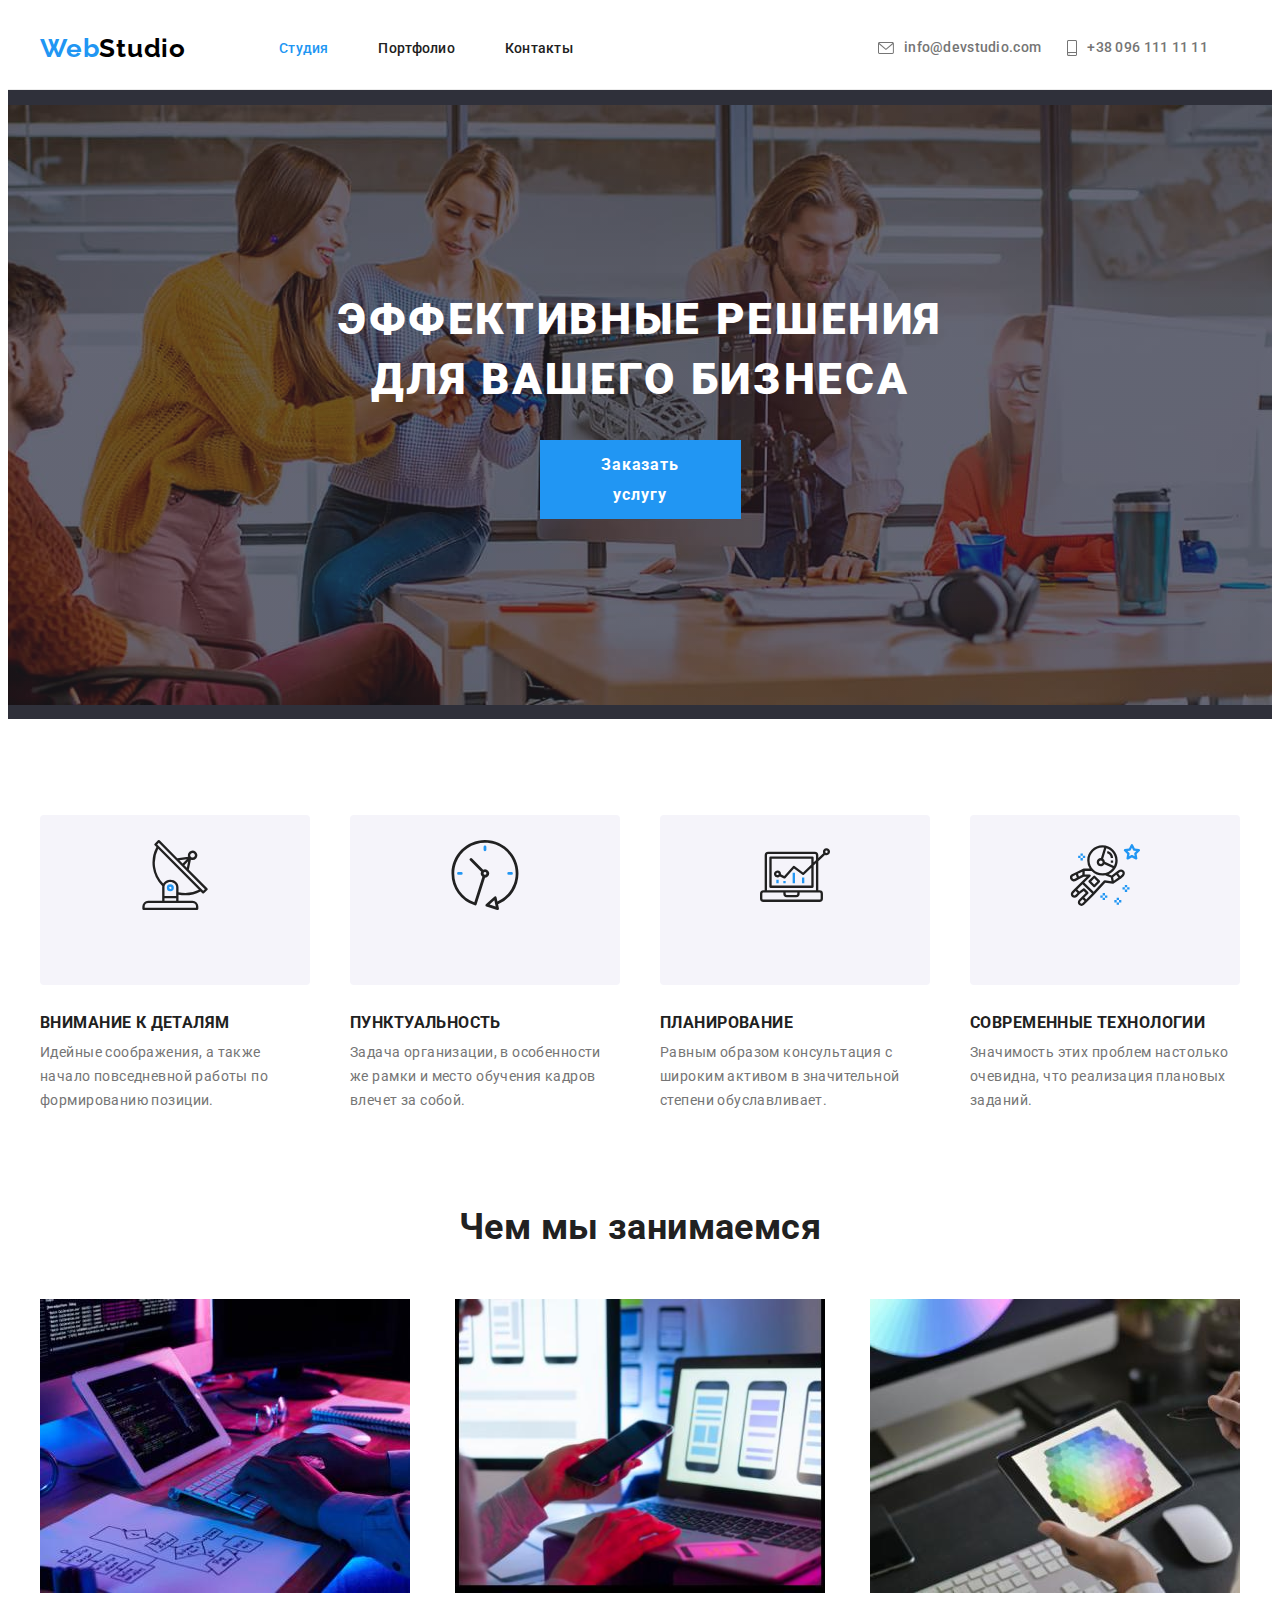
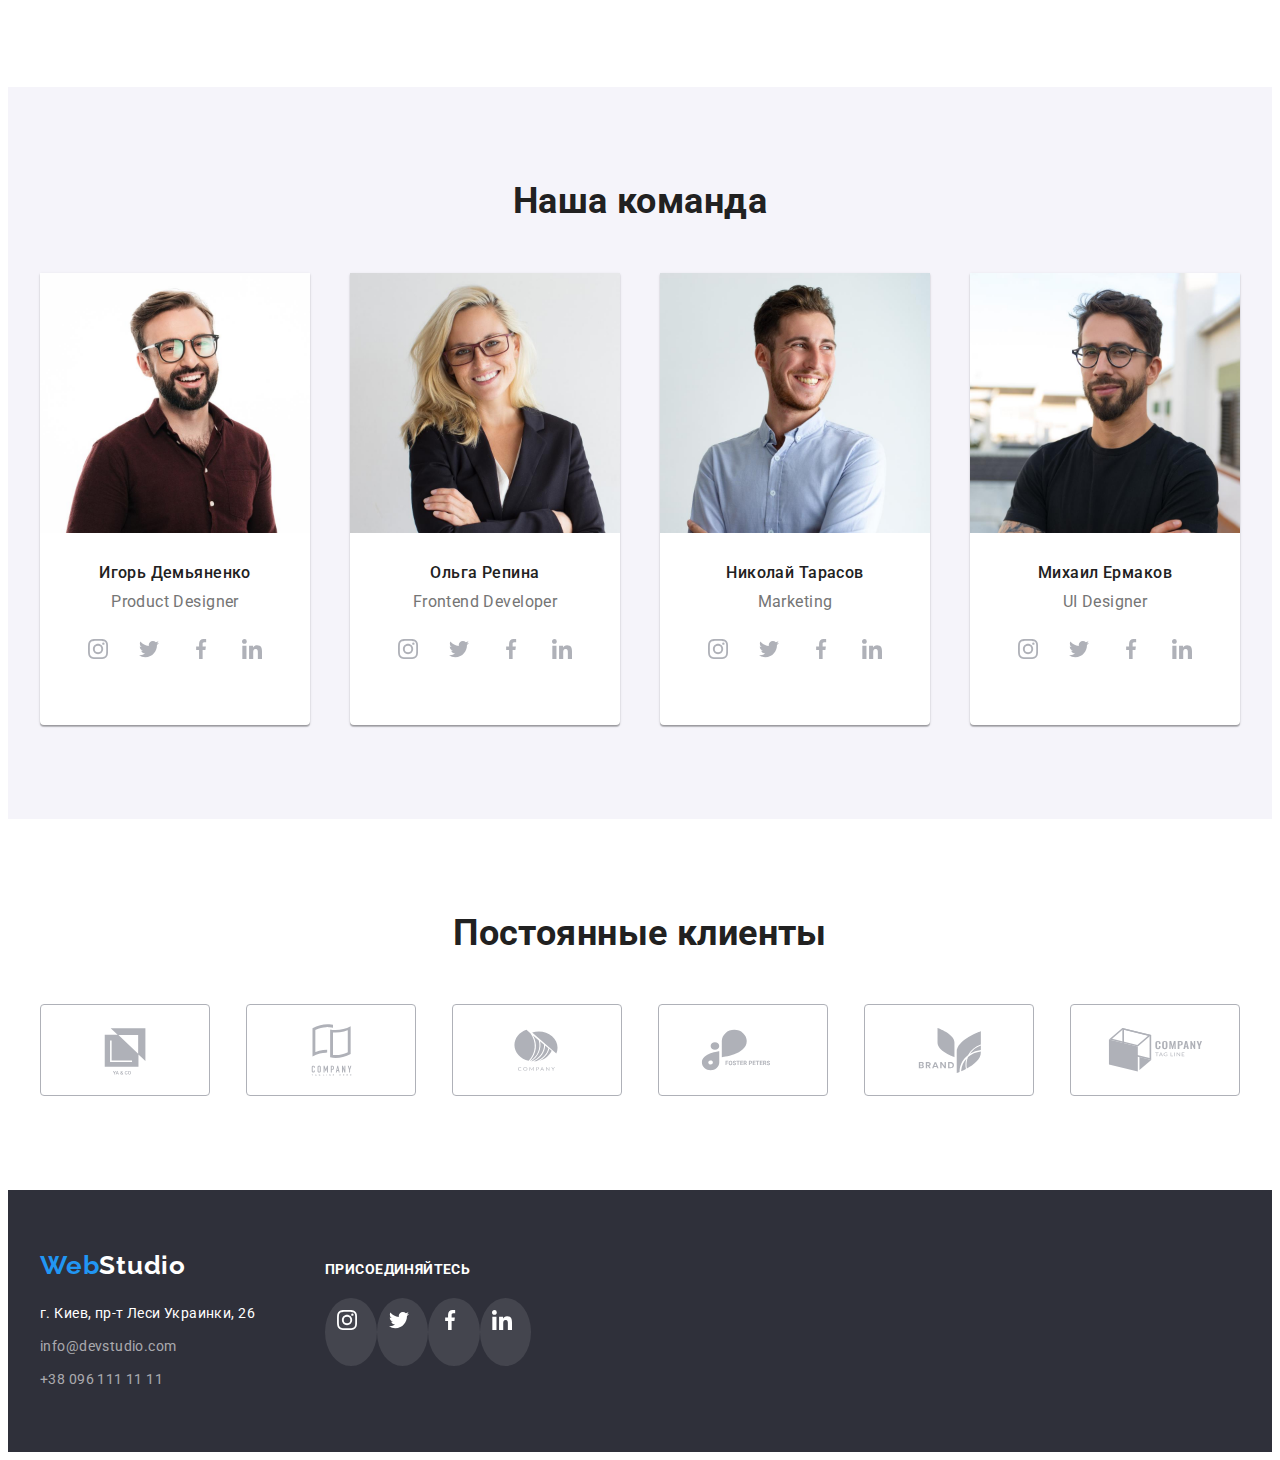
<file: index.html>
<!DOCTYPE html>
<html lang="ru">
<head>
    <meta charset="UTF-8">
    <meta http-equiv="X-UA-Compatible" content="IE=edge">
    <meta name="viewport" content="width=device-width, initial-scale=1.0">
    <title>Document</title>
    <link rel="stylesheet" href="https://cdnjs.cloudflare.com/ajax/libs/modern-normalize/1.1.0/modern-normalize.min.css"
        integrity="sha512-wpPYUAdjBVSE4KJnH1VR1HeZfpl1ub8YT/NKx4PuQ5NmX2tKuGu6U/JRp5y+Y8XG2tV+wKQpNHVUX03MfMFn9Q=="
        crossorigin="anonymous" referrerpolicy="no-referrer" />
    <link rel="preconnect" href="https://fonts.googleapis.com">
    <link rel="preconnect" href="https://fonts.gstatic.com" crossorigin>
    <link href="https://fonts.googleapis.com/css2?family=Raleway:wght@700&family=Roboto:wght@400;500;700;900&display=swap"
        rel="stylesheet">
    <link rel="stylesheet" href="./css/styles.css"/>
</head>
<body>
    <!--Шапка сайта-->
    <header class="header">
        <div class="header-part container">
            <a href="/" class="logo">Web<span class="logo-header">Studio</span></a>
            
            <!-- Навигация на другие страницы -->
            <nav>
                <ul class="site-nav">
                    <li><a href="" class="link current">Студия</a></li>
                    <li><a href="./portfolio.html" class="link">Портфолио</a></li>
                    <li><a href="" class="link">Контакты</a></li>
                </ul>
            </nav>

            <ul class="kontakt-header">
                <li class="header-icons">
                    <svg class="icon" width="16" height="12">
                        <use href="./images/icons.svg#icon-envelope"></use>
                    </svg>
                    <a href="mailto:info@devstudio.com" class="link">info@devstudio.com</a>
                </li>
                <li class="header-icons">
                    <svg class="icon" width="10" height="16">
                        <use href="./images/icons.svg#icon-smartphone"></use>
                    </svg>
                    <a href="tel:+380961111111" class="link">+38 096 111 11 11</a>
                </li>
            </ul>
        </div>
    </header>
    
    <!--Основная часть-->
    <main>
    <!-- Герой -->
    <section class="hero">
        <div class="container">
            <h1 class="hero-title">Эффективные решения <br>
            для вашего бизнеса</h1>
            <button type="button" class="button-hero">Заказать услугу</button>
        </div>
    </section>

    <!--Преимущества-->
    <section>
        <div class="benefit-section container section">
            <h2 class="none-title">Преимущества</h2>
            <ul class="benefits">
                <li class="benefits-item">
                        <div class="box">
                            <svg class="icon" width="70" height="70">
                                <use href="./images/icons.svg#icon-antenna"></use>
                            </svg>
                        </div>
                        <h3 class="benefit title">Внимание к деталям</h3>
                        <p>Идейные соображения, а также начало повседневной работы по формированию позиции.</p>
                </li>

                <li class="benefits-item">
                        <div class="box">
                            <svg class="icon" width="70" height="70">
                                <use href="./images/icons.svg#icon-clock"></use>
                            </svg>
                        </div>
                        <h3 class="benefit title">Пунктуальность</h3>
                        <p>Задача организации, в особенности же рамки и место обучения кадров влечет за собой.</p>
                </li>

                <li class="benefits-item">
                        <div class="box">
                            <svg class="icon" width="70" height="70">
                                <use href="./images/icons.svg#icon-diagram"></use>
                            </svg>
                        </div>
                        <h3 class="benefit title">Планирование</h3>
                        <p>Равным образом консультация с широким активом в значительной степени обуславливает.</p>
                </li>

                <li class="benefits-item">
                        <div class="box">
                            <svg class="icon" width="70" height="70">
                                <use href="./images/icons.svg#icon-astronaut"></use>
                            </svg>
                        </div>
                        <h3 class="benefit title">Современные технологии</h3>
                        <p>Значимость этих проблем настолько очевидна, что реализация плановых заданий.</p>
                </li>
            </ul>
        </div>
    </section>

    <!--Чем мы занимаемся-->
    <section>
        <div class="products-studio container section">
            <h2 class="products title">Чем мы занимаемся</h2>
            <ul class="product">
                <li><img src="./images/programming.jpg" alt="Программирование" width="370" height="294"/></li>
                <li><img src="./images/mobile-application-development.jpg" alt="Разработка мобильного приложения" width="370" height="294"/></li>
                <li><img src="./images/color-matching.jpg" alt="Подбор цветов" width="370" height="294"/></li>
            </ul>
        </div>
    </section>

    <!--Наша команда-->
    <section class="team-studio">
        <div class="container section">
            <h2 class="team title">Наша команда</h2>
            <ul class="team-employees">
                <li class="team-employee">
                    <img src="./images/igor-demyanenko.jpg" alt="Игорь Демьяненко" width="270" height="260"/>
                    <h3 class="employee title">Игорь Демьяненко</h3>
                    <p class="employee-description">Product Designer</p>
                    <ul class="social-links">
                        <li class="box">
                            <svg class="icon" width="20" height="20">
                                <use href="./images/icons.svg#icon-instagram"></use>
                            </svg>
                            <a href="/"></a>
                        </li>
                        <li class="box">
                            <svg class="icon" width="20" height="20">
                                <use href="./images/icons.svg#icon-twitter"></use>
                            </svg>
                            <a href="/"></a>
                        </li>
                        <li class="box">
                            <svg class="icon" width="20" height="20">
                                <use href="./images/icons.svg#icon-facebook"></use>
                            </svg>
                            <a href="/"></a>
                        </li>
                        <li class="box">
                            <svg class="icon" width="20" height="20">
                                <use href="./images/icons.svg#icon-linkedin"></use>
                            </svg>
                            <a href="/"></a>
                        </li>
                    </ul>
                </li>

                <li class="team-employee">
                    <img src="./images/olga-repina.jpg" alt="Ольга Репина" width="270" height="260"/>
                    <h3 class="employee title">Ольга Репина</h3>
                    <p class="employee-description">Frontend Developer</p>
                    <ul class="social-links">
                        <li class="box">
                            <svg class="icon" width="20" height="20">
                                <use href="./images/icons.svg#icon-instagram"></use>
                            </svg>
                            <a href="/"></a>
                        </li>
                        <li class="box">
                            <svg class="icon" width="20" height="20">
                                <use href="./images/icons.svg#icon-twitter"></use>
                            </svg>
                            <a href="/"></a>
                        </li>
                        <li class="box">
                            <svg class="icon" width="20" height="20">
                                <use href="./images/icons.svg#icon-facebook"></use>
                            </svg>
                            <a href="/"></a>
                        </li>
                        <li class="box">
                            <svg class="icon" width="20" height="20">
                                <use href="./images/icons.svg#icon-linkedin"></use>
                            </svg>
                            <a href="/"></a>
                        </li>
                    </ul>
                </li>

                <li class="team-employee">
                    <img src="./images/nikolay-tarasov.jpg" alt="Николай Тарасов" width="270" height="260"/>
                    <h3 class="employee title">Николай Тарасов</h3>
                    <p class="employee-description">Marketing</p>
                    <ul class="social-links">
                <li class="box">
                    <svg class="icon" width="20" height="20">
                        <use href="./images/icons.svg#icon-instagram"></use>
                    </svg>
                    <a href="/"></a>
                </li>
                <li class="box">
                    <svg class="icon" width="20" height="20">
                        <use href="./images/icons.svg#icon-twitter"></use>
                    </svg>
                    <a href="/"></a>
                </li>
                <li class="box">
                    <svg class="icon" width="20" height="20">
                        <use href="./images/icons.svg#icon-facebook"></use>
                    </svg>
                    <a href="/"></a>
                </li>
                <li class="box">
                    <svg class="icon" width="20" height="20">
                        <use href="./images/icons.svg#icon-linkedin"></use>
                    </svg>
                    <a href="/"></a>
                </li>
                    </ul>
                </li>

                <li class="team-employee">
                    <img src="./images/mikhail-ermakov.jpg" alt="Михаил Ермаков" width="270" height="260"/>
                    <h3 class="employee title">Михаил Ермаков</h3>
                    <p class="employee-description">UI Designer</p>
                    <ul class="social-links">
                        <li class="box">
                            <svg class="icon" width="20" height="20">
                                <use href="./images/icons.svg#icon-instagram"></use>
                            </svg>
                            <a href="/"></a>
                        </li>
                        <li class="box">
                            <svg class="icon" width="20" height="20">
                                <use href="./images/icons.svg#icon-twitter"></use>
                            </svg>
                            <a href="/"></a>
                        </li>
                        <li class="box">
                            <svg class="icon" width="20" height="20">
                                <use href="./images/icons.svg#icon-facebook"></use>
                            </svg>
                            <a href="/"></a>
                        </li>
                        <li class="box">
                            <svg class="icon" width="20" height="20">
                                <use href="./images/icons.svg#icon-linkedin"></use>
                            </svg>
                            <a href="/"></a>
                        </li>
                    </ul>                   
                </li>
            </ul>
        </div>
    </section>

    <!--Постоянные клиенты-->
    <section>
        <div class="container section">
            <h2 class="customers title">Постоянные клиенты</h2>
            <ul class="customer">
                <li class="box">
                    <svg class="icon" width="106" height="60">
                        <use href="./images/icons.svg#icon-logo-yaco"></use>
                    </svg>
                    <a href="/"></a>
                </li>
                <li class="box">
                    <svg class="icon" width="106" height="60">
                        <use href="./images/icons.svg#icon-logo-tag"></use>
                    </svg>
                    <a href="/"></a>
                </li>
                <li class="box">
                    <svg class="icon" width="106" height="60">
                        <use href="./images/icons.svg#icon-logo-company"></use>
                    </svg>
                    <a href="/"></a>
                </li>
                <li class="box">
                    <svg class="icon" width="106" height="60">
                        <use href="./images/icons.svg#icon-logo-brand"></use>
                    </svg>
                    <a href="/"></a>
                </li>
                <li class="box">
                    <svg class="icon" width="106" height="60">
                        <use href="./images/icons.svg#icon-logo-foster"></use>
                    </svg>
                    <a href="/"></a>
                </li>
                <li class="box">
                    <svg class="icon" width="106" height="60">
                        <use href="./images/icons.svg#icon-logo-line"></use>
                    </svg>
                    <a href="/"></a>
                </li>        
            </ul>
        </div>
    </section>
    </main>

    <!--Подвал сайта-->
    <footer class="footer">
        <div class="container">
            <div>
                <a href="/" class="logo">Web<span class="logo-footer">Studio</span></a>

                <address class="address">
                    <ul class="kontakt-footer">
                        <li>г. Киев, пр-т Леси Украинки, 26</li>
                        <li class="email"><a href="mailto:info@devstudio.com" class="link">info@devstudio.com</a></li>
                        <li><a href="tel:+380961111111" class="link">+38 096 111 11 11</a></li>
                    </ul>
                </address>
            </div>

            <div class="footer-links">
                <p class="footer-link">присоединяйтесь</p>
                <ul class="social-links">
                    <li class="box">
                        <svg class="icon" width="20" height="20">
                            <use href="./images/icons.svg#icon-instagram"></use>
                        </svg>
                        <a href="/"></a>
                    </li>
                    <li class="box">
                        <svg class="icon" width="20" height="20">
                            <use href="./images/icons.svg#icon-twitter"></use>
                        </svg>
                        <a href="/"></a>
                    </li>
                    <li class="box">
                        <svg class="icon" width="20" height="20">
                            <use href="./images/icons.svg#icon-facebook"></use>
                        </svg>
                        <a href="/"></a>
                    </li>
                    <li class="box">
                        <svg class="icon" width="20" height="20">
                            <use href="./images/icons.svg#icon-linkedin"></use>
                        </svg>
                        <a href="/"></a>
                    </li>
                </ul>
            </div>
        </div>
    </footer>
</body>
</html>
</file>
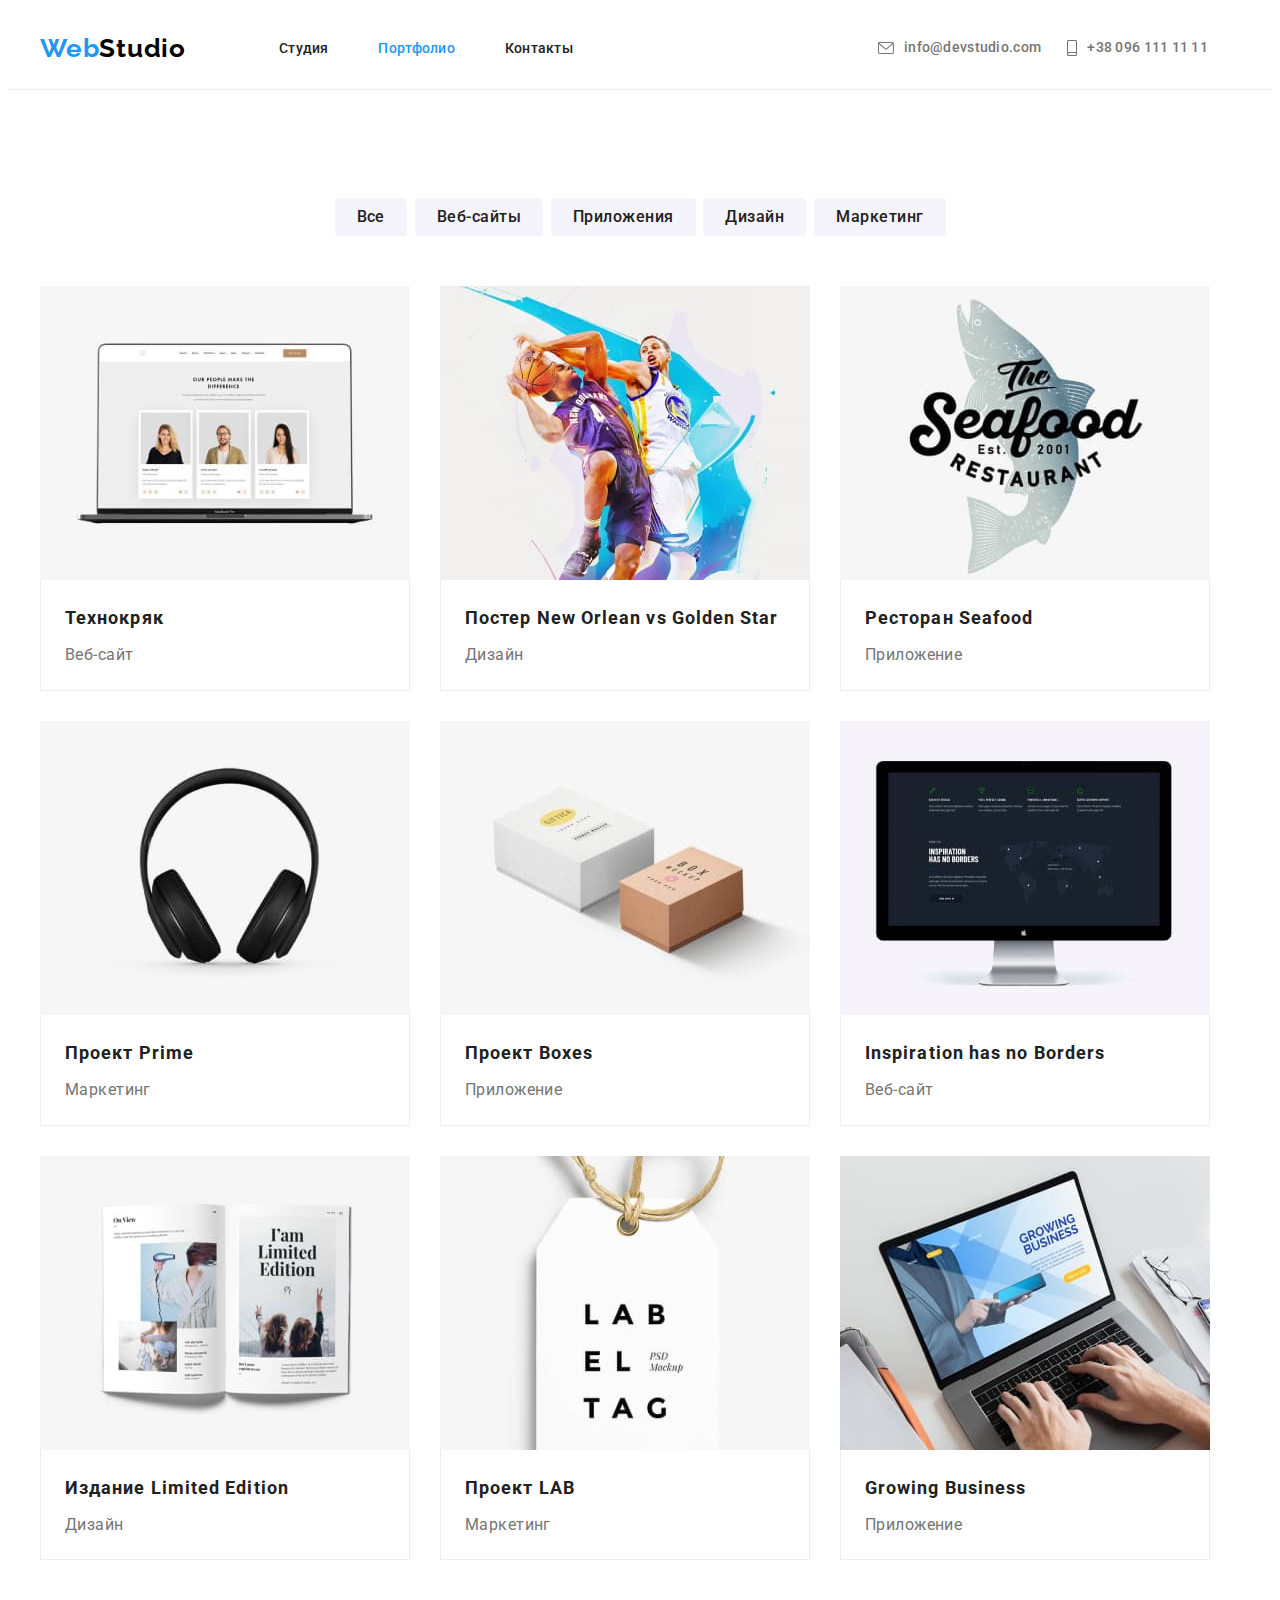
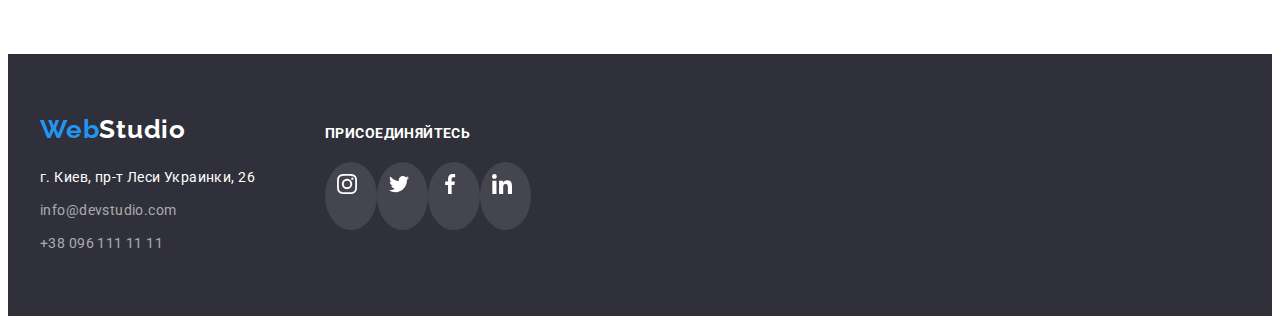
<file: portfolio.html>
<!DOCTYPE html>
<html lang="ru">
<head>
    <meta charset="UTF-8">
    <meta http-equiv="X-UA-Compatible" content="IE=edge">
    <meta name="viewport" content="width=device-width, initial-scale=1.0">
    <title>Document</title>
    <link rel="stylesheet" href="https://cdnjs.cloudflare.com/ajax/libs/modern-normalize/1.1.0/modern-normalize.min.css"
        integrity="sha512-wpPYUAdjBVSE4KJnH1VR1HeZfpl1ub8YT/NKx4PuQ5NmX2tKuGu6U/JRp5y+Y8XG2tV+wKQpNHVUX03MfMFn9Q=="
        crossorigin="anonymous" referrerpolicy="no-referrer" />
    <link rel="preconnect" href="https://fonts.googleapis.com">
    <link rel="preconnect" href="https://fonts.gstatic.com" crossorigin>
    <link href="https://fonts.googleapis.com/css2?family=Raleway:wght@700&family=Roboto:wght@400;500;700;900&display=swap"
        rel="stylesheet">
    <link rel="stylesheet" href="./css/styles.css"/>
</head>
<body>
    <!--Шапка сайта-->
    <header class="header">
        <div  class="header-part container">
            <a href="/" class="logo">Web<span class="logo-header">Studio</span></a>
            
            <!-- Навигация на другие страницы -->
            <nav>
                <ul class="site-nav">
                    <li><a href="./index.html" class="link">Студия</a></li>
                    <li><a href="" class="link current">Портфолио</a></li>
                    <li><a href="" class="link">Контакты</a></li>
                </ul>
            </nav>

            <ul class="kontakt-header">
                <li class="header-icons">
                    <svg class="icon" width="16" height="12">
                        <use href="./images/icons.svg#icon-envelope"></use>
                    </svg>
                    <a href="mailto:info@devstudio.com" class="link">info@devstudio.com</a>
                </li>
                <li class="header-icons">
                    <svg class="icon" width="10" height="16">
                        <use href="./images/icons.svg#icon-smartphone"></use>
                    </svg>
                    <a href="tel:+380961111111" class="link">+38 096 111 11 11</a>
                </li>
            </ul>
        </div>
    </header>
        
    <!--Основная часть-->
    <main>
        <section>
            <div class="portfolio-section container section">
                <h1 class="none-title">Наши работы</h1>

                    <!--Фильтр портфолио-->
                    <ul class="filter-buttons">
                        <li><button type="button" class="fiter-button">Все</button></li>
                        <li><button type="button" class="fiter-button">Веб-сайты</button></li>
                        <li><button type="button" class="fiter-button">Приложения</button></li>
                        <li><button type="button" class="fiter-button">Дизайн</button></li>
                        <li><button type="button" class="fiter-button">Маркетинг</button></li>
                    </ul>
            

                    <!--Портфолио-->
                    <ul class="portfolio">
                        <li class="portfolio-example">
                            <img src="./images/website-technokryak.jpg" alt="Веб-сайт Технокряк" width="370" height="294"/>
                            <div class="example-border">
                                <h2 class="example title">Технокряк</h2>
                                <p class="example-description">Веб-сайт</p>
                            </div>
                        </li>

                        <li class="portfolio-example">
                            <img src="./images/poster-new-orlean.jpg" alt="Дизайн постера New Orlean vs Golden Star" width="370" height="294"/>
                            <div class="example-border">
                                <h2 class="example title">Постер New Orlean vs Golden Star</h2>
                                <p class="example-description">Дизайн</p>
                            </div>
                        </li>

                        <li class="portfolio-example">
                            <img src="./images/restaurant-seafood.jpg" alt="Приложение ресторана Seafood " width="370" height="294"/>
                            <div class="example-border">
                                <h2 class="example title">Ресторан Seafood</h2>
                                <p class="example-description">Приложение</p>
                            </div>
                        </li>

                        <li class="portfolio-example">
                            <img src="./images/project-prime.jpg" alt="Маркетинг проекта Prime" width="370" height="294"/>
                            <div class="example-border">
                                <h2 class="example title">Проект Prime</h2>
                                <p class="example-description">Маркетинг</p>
                            </div>
                        </li>

                        <li class="portfolio-example">
                            <img src="./images/project-boxes.jpg" alt="Приложение проекта Boxes" width="370" height="294"/>
                            <div class="example-border">
                                <h2 class="example title">Проект Boxes</h2>
                                <p class="example-description">Приложение</p>
                            </div>
                        </li>

                        <li class="portfolio-example">
                            <img src="./images/website-inspiration.jpg" alt="Веб-сайт Inspiration has no Borders" width="370" height="294"/>
                            <div class="example-border">
                                <h2 class="example title">Inspiration has no Borders</h2>
                                <p class="example-description">Веб-сайт</p>
                            </div>
                        </li>

                        <li class="portfolio-example">
                            <img src="./images/limited-edition.jpg" alt="Дизайн издания Limited Edition" width="370" height="294"/>
                            <div class="example-border">
                                <h2 class="example title">Издание Limited Edition</h2>
                                <p class="example-description">Дизайн</p>
                            </div>
                        </li>

                        <li class="portfolio-example">
                            <img src="./images/project-lab.jpg" alt="Маркетинг проекта LAB" width="370" height="294"/>
                            <div class="example-border">
                                <h2 class="example title">Проект LAB</h2>
                                <p class="example-description">Маркетинг</p>
                            </div>
                        </li>

                        <li class="portfolio-example">
                            <img src="./images/growing-business.jpg" alt="Приложение Growing Business" width="370" height="294"/>
                            <div class="example-border">
                                <h2 class="example title">Growing Business</h2>
                                <p class="example-description">Приложение</p>
                            </div>
                        </li>
                    </ul>
            </div>
        </section>
    </main>

    <!--Подвал сайта-->
    <footer class="footer">
        <div class="container">
            <div>
                <a href="/" class="logo">Web<span class="logo-footer">Studio</span></a>
    
                <address class="address">
                    <ul class="kontakt-footer">
                        <li>г. Киев, пр-т Леси Украинки, 26</li>
                        <li class="email"><a href="mailto:info@devstudio.com" class="link">info@devstudio.com</a></li>
                        <li><a href="tel:+380961111111" class="link">+38 096 111 11 11</a></li>
                    </ul>
                </address>
            </div>
    
            <div class="footer-links">
                <p class="footer-link">присоединяйтесь</p>
                <ul class="social-links">
                    <li class="box">
                        <svg class="icon" width="20" height="20">
                            <use href="./images/icons.svg#icon-instagram"></use>
                        </svg>
                        <a href="/"></a>
                    </li>
                    <li class="box">
                        <svg class="icon" width="20" height="20">
                            <use href="./images/icons.svg#icon-twitter"></use>
                        </svg>
                        <a href="/"></a>
                    </li>
                    <li class="box">
                        <svg class="icon" width="20" height="20">
                            <use href="./images/icons.svg#icon-facebook"></use>
                        </svg>
                        <a href="/"></a>
                    </li>
                    <li class="box">
                        <svg class="icon" width="20" height="20">
                            <use href="./images/icons.svg#icon-linkedin"></use>
                        </svg>
                        <a href="/"></a>
                    </li>
                </ul>
            </div>
        </div>
    </footer>
</body>
</html>
</file>
<file: css/styles.css>
/* цвет основного текста: #757575 */
/* вторичный цвет текста title: #212121 */
/* акцент #2196F3 */
/* белый #FFFFFF  */

/*Mail+tel #FFFFFF 60 %*/
/*background section team: #F5F4FA; */
/* вторичный цвет фона Hero+Footer #2F303A; */
/* background hero-button:hover #188CE8*/

:root {
  --primary-text-color: #757575;
  --title-text-color: #212121;
  --accent-color: #2196f3;
  --primary-white-color: #ffffff;
  --icon-color: #afb1b8;
  --main-font: Roboto, sans-serif;
}

body {
  color: var(--primary-text-color);
  background-color: var(--primary-white-color);

  font-family: var(--main-font);
  font-style: normal;
  font-weight: normal;
  font-size: 14px;
  line-height: 1.71;
  letter-spacing: 0.03em;
}

/*Общиe вспомогательныe контейнеры*/

.container {
  width: 1200px;
  padding-left: 15px;
  padding-right: 15px;
  margin-left: auto;
  margin-right: auto;
}

.section {
  padding-top: 94px;
  padding-bottom: 94px;
}

/* Сброс стилей */
h1,
h2,
h3,
p,
ul {
  margin: 0;
  padding: 0;
}

ul {
  list-style: none;
}

img {
  border: 0;
  display: block;
}

/* Header */

.header {
  border-bottom: 1px solid #ececec;
}

.header-part {
  display: flex;
  align-items: center;
  padding-top: 25px;
  padding-bottom: 25px;
}

/* Logo */
.logo {
  color: #2196f3;

  font-family: Raleway, sans-serif;
  font-style: normal;
  font-weight: bold;
  font-size: 26px;
  line-height: 1.19;
  letter-spacing: 0.03em;
  text-decoration: none;
}

.logo-header {
  color: #000000;
}

/* Site-nav + Kontakt-header + Kontakt-footer */
.site-nav .link,
.kontakt-header .link,
.kontakt-footer .link {
  color: var(--title-text-color);

  font-family: var(--main-font);
  font-style: normal;
  font-weight: 500;
  font-size: 14px;
  line-height: 1.14;
  letter-spacing: 0.02em;
  text-decoration: none;
}

.site-nav .link:hover,
.site-nav .link:focus,
.kontakt-header .link:hover,
.kontakt-header .link:focus,
.kontakt-footer .link:hover,
.kontakt-footer .link:focus {
  color: var(--accent-color);
}

/* Site nav */
.site-nav .link.current {
  color: var(--accent-color);
}

.site-nav {
  display: flex;
  width: 294px;
  justify-content: space-between;
  margin-left: 93px;
}

/* Kontakt nav */
.kontakt-header .link {
  color: var(--primary-text-color);
}

.kontakt-header {
  display: flex;
  width: 330px;
  justify-content: space-between;
  margin-left: 305px;
}

/* Header icons */
.header-icons {
  display: flex;
  align-items: center;
}

.header-icons .icon {
  margin-right: 10px;
}

.kontakt-header .icon {
  fill: var(--primary-text-color);
}

.kontakt-header .icon:hover,
.kontakt-header .icon:focus {
  fill: var(--accent-color);
  cursor: pointer;
}

/* Hero */
.hero {
  background-color: #2f303a;
  padding-top: 200px;
  padding-bottom: 200px;
  text-align: center;
  background-image: linear-gradient(
      to right,
      rgba(47, 48, 58, 0.4),
      rgba(47, 48, 58, 0.4)
    ),
    url("../images/hero.jpg");
  background-repeat: no-repeat;
  background-position: center;
  background-size: 1600px;
}

.hero-title {
  color: var(--primary-white-color);
  margin-bottom: 30px;

  font-weight: 900;
  font-size: 44px;
  line-height: 1.36;
  letter-spacing: 0.06em;
  text-transform: uppercase;
}

/* Button */
.button-hero {
  color: var(--primary-white-color);
  background-color: var(--accent-color);
  width: 201px;
  padding: 10px 32px;
  border: 0;
  margin: 0 auto;

  font-family: var(--main-font);
  font-style: normal;
  font-weight: bold;
  font-size: 16px;
  line-height: 1.87;
  letter-spacing: 0.06em;
  text-align: center;
  text-decoration: none;

  cursor: pointer;
}

.button-hero:hover,
.button-hero:focus {
  background: #188ce8;
  box-shadow: 0px 4px 4px rgba(0, 0, 0, 0.15);
  border-radius: 4px;
}

/* Title sections*/
.none-title {
  visibility: hidden;
}

.title {
  color: var(--title-text-color);
}

/* Benefits */
.benefits,
.product,
.team-employees,
.customer,
.social-links {
  display: flex;
  justify-content: space-between;
}

.benefit-section,
.portfolio-section {
  padding-top: 60px;
}

.benefits-item {
  width: 270px;
}

.benefits-item .box {
  height: 120px;
  margin-bottom: 30px;
  background: #f5f4fa;
  border-radius: 4px;
  padding: 25px 100px;
}

.benefit {
  font-weight: bold;
  line-height: 16px;
  text-transform: uppercase;
  margin-bottom: 10px;
}

/* Produkts */
.products-studio {
  padding-top: 0;
}

.products,
.team,
.customers {
  font-weight: bold;
  font-size: 36px;
  line-height: 1.16;
  text-align: center;
  margin-bottom: 50px;
}

/* Team */
.team-studio {
  background: #f5f4fa;
}

.team-employee {
  text-align: center;
  box-shadow: 0px 1px 3px rgba(0, 0, 0, 0.12), 0px 1px 1px rgba(0, 0, 0, 0.14),
    0px 2px 1px rgba(0, 0, 0, 0.2);
  border-radius: 0px 0px 4px 4px;
  background-color: var(--primary-white-color);
}

.employee-description,
.employee {
  font-size: 16px;
  line-height: 1.19;
}

.employee {
  font-weight: 500;
  margin-top: 30px;
  margin-bottom: 10px;
}

.employee-description {
  margin-bottom: 16px;
}

/* Team social links */
.team-studio .social-links {
  margin-left: 32px;
  margin-bottom: 30px;
}

.team-employees .icon,
.customer .icon {
  fill: var(--icon-color);
}

.team-employees .icon:hover,
.team-employees .icon:focus {
  fill: var(--primary-white-color);
  background-color: var(--accent-color);
}

/* Regular customers */
.customer .box {
  width: 170px;
  height: 92px;
  border: 1px solid #afb1b8;
  box-sizing: border-box;
  border-radius: 4px;
  padding: 16px 32px;
}

.customer .box:hover,
.customer .box:focus {
  border: 1px solid var(--accent-color);
}

.customer .icon:hover,
.customer .icon:focus {
  fill: var(--accent-color);
  cursor: pointer;
}

/* Filter Portfolio */
.filter-buttons {
  display: flex;
  justify-content: space-between;
  width: 611px;
  margin-bottom: 50px;
  margin-left: auto;
  margin-right: auto;
}

.fiter-button {
  color: var(--title-text-color);
  background-color: #f5f4fa;
  padding: 6px 22px;
  border-radius: 4px;
  border: 0;

  font-family: var(--main-font);
  font-style: normal;
  font-weight: 500;
  font-size: 16px;
  line-height: 1.62;
  text-align: center;
  letter-spacing: 0.03em;

  cursor: pointer;
}

.fiter-button:focus,
.fiter-button:hover {
  color: var(--primary-white-color);
  background-color: var(--accent-color);
  box-shadow: 0px 3px 1px rgba(0, 0, 0, 0.1), 0px 1px 2px rgba(0, 0, 0, 0.08),
    0px 2px 2px rgba(0, 0, 0, 0.12);
}

/* Portfolio */
.portfolio {
  display: flex;
  flex-wrap: wrap;
  margin-left: -15px;
  margin-right: -15px;
}

.portfolio-example {
  margin-left: 15px;
  margin-top: 30px;
  margin-right: 15px;
}

.portfolio-example:hover,
.portfolio-example:focus {
  box-shadow: 0px 1px 1px rgba(0, 0, 0, 0.12), 0px 4px 4px rgba(0, 0, 0, 0.06),
    1px 4px 6px rgba(0, 0, 0, 0.16);
  cursor: pointer;
}

.portfolio-example:nth-child(-n + 3) {
  margin-top: 0;
}

.example-border {
  border-bottom: 1px solid #eeeeee;
  border-right: 1px solid #eeeeee;
  border-left: 1px solid #eeeeee;
  box-sizing: border-box;
  padding-top: 20px;
  padding-bottom: 20px;
  padding-left: 24px;
}

.example {
  font-weight: bold;
  font-size: 18px;
  line-height: 2;
  letter-spacing: 0.06em;
  margin-bottom: 4px;
}

.example-description {
  font-size: 16px;
  line-height: 1.87;
}

/* Footer */
.footer {
  background-color: #2f303a;
  padding-top: 60px;
  padding-bottom: 60px;
}

.logo-footer,
.address {
  color: var(--primary-white-color);
}

.kontakt-footer .link {
  color: rgba(255, 255, 255, 0.6);

  font-weight: normal;
  line-height: 1.71;
  letter-spacing: 0.03em;
}

.kontakt-footer {
  font-style: normal;
  margin-top: 20px;
}

.email {
  margin-top: 9px;
  margin-bottom: 9px;
}

.footer .container {
  display: flex;
}

/* Footer links*/
.footer-links {
  width: 260px;
  margin-left: 70px;
  padding-top: 12px;

  font-weight: bold;
  line-height: 1.14;
  text-transform: uppercase;

  color: var(--primary-white-color);
}

.footer-links .icon {
  fill: var(--primary-white-color);
}

.footer-link {
  margin-bottom: 20px;
}

.social-links {
  width: 206px;
}

.footer-links .box,
.team-employees .box {
  width: 44px;
  height: 44px;
  border-radius: 50%;
  padding: 12px;
}

.footer-links .box {
  background-color: rgba(255, 255, 255, 0.1);
}

.footer-links .box:focus,
.footer-links .box:hover,
.team-employees .box:focus,
.team-employees .box:hover {
  background-color: var(--accent-color);
  cursor: pointer;
}
</file>
